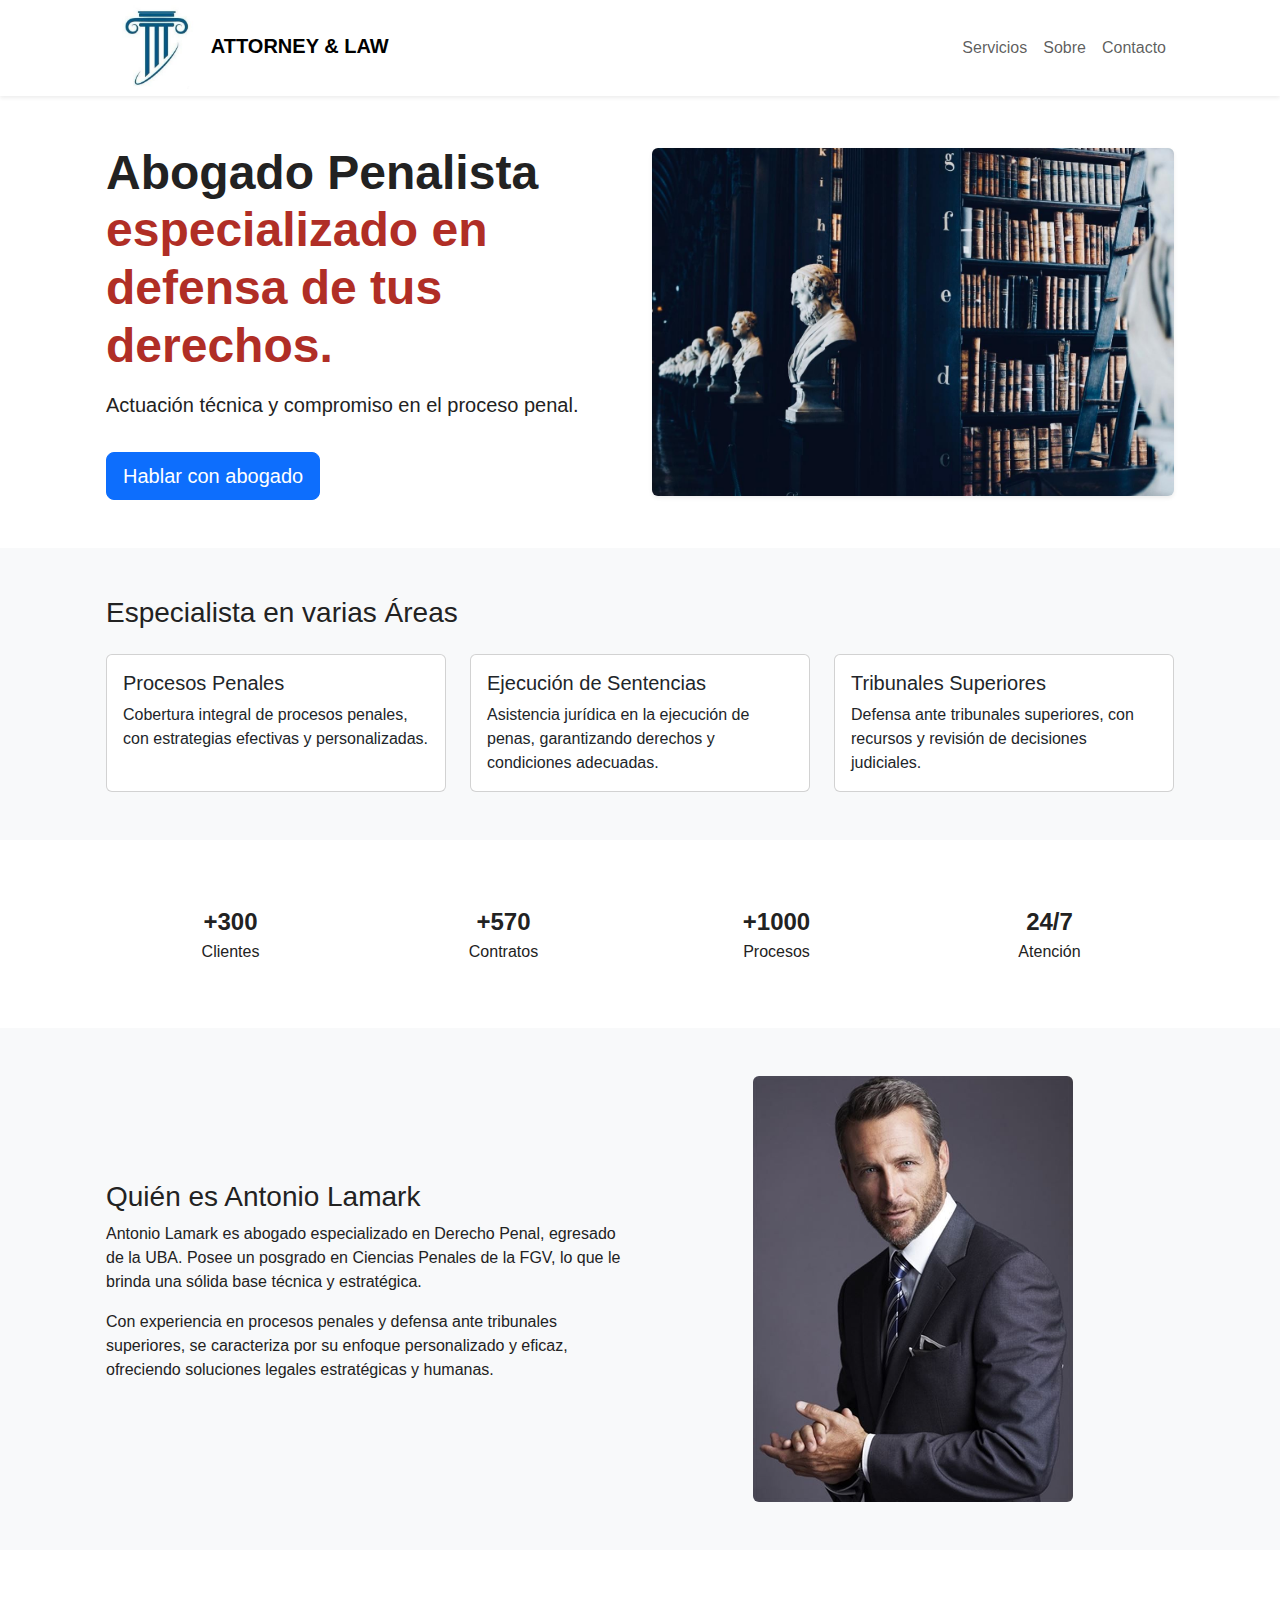
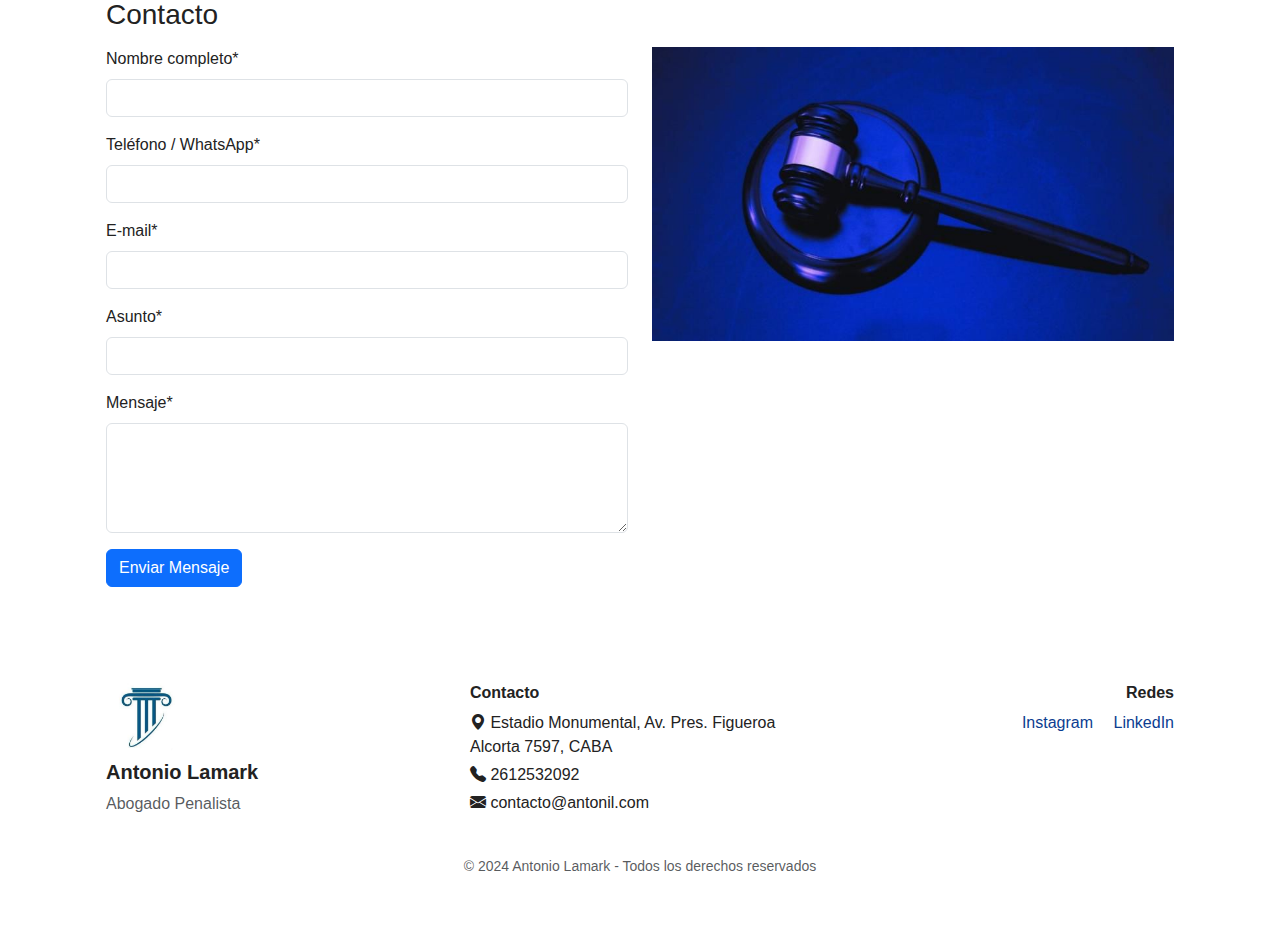
<file: index.html>
<!doctype html>
<html lang="es">
<head>
  <meta charset="utf-8" />
  <meta name="viewport" content="width=device-width, initial-scale=1" />
  <title>Antonio Lamark - Abogado Penalista</title>

  <!-- Bootstrap CSS -->
  <link href="https://cdn.jsdelivr.net/npm/bootstrap@5.3.3/dist/css/bootstrap.min.css" rel="stylesheet">
  <!-- Bootstrap Icons -->
  <link rel="stylesheet" href="https://cdn.jsdelivr.net/npm/bootstrap-icons@1.11.3/font/bootstrap-icons.css">
  <!-- Estilos propios -->
  <link rel="stylesheet" href="css/style.css">

  <!-- META ETIQUETAS SEO Y OG -->
  <meta name="description" content="Sitio web profesional desarrollado con HTML, CSS y SASS. Diseño responsive, moderno y optimizado.">
  <meta name="keywords" content="diseño web, desarrollo, responsive, HTML, CSS, SASS, proyecto final">
  <meta name="author" content="Tu Nombre">
  <link rel="canonical" href="https://tuusuario.github.io/tu-repo/">

  <!-- Open Graph -->
  <meta property="og:title" content="Inicio - MiProyecto">
  <meta property="og:description" content="Diseño y desarrollo web profesional.">
  <meta property="og:type" content="website">
  <meta property="og:url" content="https://tuusuario.github.io/tu-repo/">
  <meta property="og:image" content="assets/img/og-image.png">
</head>

<body>
  <!-- Header -->
  <header class="site-header bg-white shadow-sm">
    <nav class="container navbar navbar-expand-lg navbar-light">
      <a class="navbar-brand fw-bold" href="#">
        <img src="assets/img/logo.png" alt="Logo Antonio Lamark" width="100">
        <span class="brand-text">ATTORNEY & LAW</span>
      </a>
      <button class="navbar-toggler" type="button" data-bs-toggle="collapse" data-bs-target="#mainNav">
        <span class="navbar-toggler-icon"></span>
      </button>
      <div class="collapse navbar-collapse" id="mainNav">
        <ul class="navbar-nav ms-auto">
          <li class="nav-item"><a class="nav-link" href="#servicios">Servicios</a></li>
          <li class="nav-item"><a class="nav-link" href="#sobre">Sobre</a></li>
          <li class="nav-item"><a class="nav-link" href="#contacto">Contacto</a></li>
        </ul>
      </div>
    </nav>
  </header>

  <main>
    <!-- Hero -->
    <section class="hero d-flex align-items-center text-center text-lg-start">
      <div class="container position-relative z-2">
        <div class="row align-items-center gy-4">
          <div class="col-lg-6 hero-text">
            <h1 class="display-5 fw-bold">Abogado Penalista<br><span class="text-accent">especializado en defensa de tus derechos.</span></h1>
            <p class="lead mt-3">Actuación técnica y compromiso en el proceso penal.</p>
            <a href="#contacto" class="btn btn-primary btn-lg mt-3">Hablar con abogado</a>
          </div>
          <div class="col-lg-6 d-none d-lg-block">
            <img src="assets/img/fondo.jpeg" alt="Imagen representativa de servicios legales" class="img-fluid rounded shadow-sm">
           </div>
        </div>
      </div>
    </section>

    <!-- Services -->
    <section id="servicios" class="py-5 bg-light">
      <div class="container">
        <h2 class="h3 mb-4">Especialista en varias Áreas</h2>
        <div class="row g-4">
          <article class="col-12 col-md-6 col-lg-4">
            <div class="card h-100 service-card">
              <div class="card-body">
                <h3 class="card-title h5">Procesos Penales</h3>
                <p class="card-text">Cobertura integral de procesos penales, con estrategias efectivas y personalizadas.</p>
              </div>
            </div>
          </article>
          <article class="col-12 col-md-6 col-lg-4">
            <div class="card h-100 service-card">
              <div class="card-body">
                <h3 class="card-title h5">Ejecución de Sentencias</h3>
                <p class="card-text">Asistencia jurídica en la ejecución de penas, garantizando derechos y condiciones adecuadas.</p>
              </div>
            </div>
          </article>
          <article class="col-12 col-md-6 col-lg-4">
            <div class="card h-100 service-card">
              <div class="card-body">
                <h3 class="card-title h5">Tribunales Superiores</h3>
                <p class="card-text">Defensa ante tribunales superiores, con recursos y revisión de decisiones judiciales.</p>
              </div>
            </div>
          </article>
        </div>
      </div>
    </section>

    <!-- Stats -->
    <section class="py-5 text-center bg-white">
      <div class="container">
        <div class="row gy-4">
          <div class="col-6 col-md-3"><div class="stat"><div class="stat-number">+300</div><div class="stat-label">Clientes</div></div></div>
          <div class="col-6 col-md-3"><div class="stat"><div class="stat-number">+570</div><div class="stat-label">Contratos</div></div></div>
          <div class="col-6 col-md-3"><div class="stat"><div class="stat-number">+1000</div><div class="stat-label">Procesos</div></div></div>
          <div class="col-6 col-md-3"><div class="stat"><div class="stat-number">24/7</div><div class="stat-label">Atención</div></div></div>
        </div>
      </div>
    </section>

    <!-- About -->
    <section id="sobre" class="py-5 bg-light">
      <div class="container">
        <div class="row align-items-center gy-4">
          <div class="col-12 col-lg-6">
            <h2 class="h3">Quién es Antonio Lamark</h2>
            <p>Antonio Lamark es abogado especializado en Derecho Penal, egresado de la UBA. Posee un posgrado en Ciencias Penales de la FGV, lo que le brinda una sólida base técnica y estratégica.</p>
            <p>Con experiencia en procesos penales y defensa ante tribunales superiores, se caracteriza por su enfoque personalizado y eficaz, ofreciendo soluciones legales estratégicas y humanas.</p>
          </div>
          <div class="col-12 col-lg-6 text-center">
            <img src="assets/img/abogado.jpg" alt="Foto Antonio Lamark" class="img-fluid rounded" style="max-width:320px;">
          </div>
        </div>
      </div>
    </section>

    <!-- Contact -->
    <section id="contacto" class="py-5">
      <div class="container">
        <h2 class="h3 mb-3">Contacto</h2>
        <div class="row">
          <div class="col-12 col-md-6">
            <form id="contactForm" class="contact-form needs-validation" novalidate>
              <div class="mb-3"><label for="nombre" class="form-label">Nombre completo*</label><input type="text" id="nombre" class="form-control" required></div>
              <div class="mb-3"><label for="telefono" class="form-label">Teléfono / WhatsApp*</label><input type="tel" id="telefono" class="form-control" required></div>
              <div class="mb-3"><label for="email" class="form-label">E-mail*</label><input type="email" id="email" class="form-control" required></div>
              <div class="mb-3"><label for="sujeto" class="form-label">Asunto*</label><input type="text" id="sujeto" class="form-control" required></div>
              <div class="mb-3"><label for="mensaje" class="form-label">Mensaje*</label><textarea id="mensaje" rows="4" class="form-control" required></textarea></div>
              <button class="btn btn-primary" type="submit">Enviar Mensaje</button>
            </form>
          </div>
          <div class="col-12 col-md-6 text-center">
            <img src="assets/img/martillo.jpeg" alt="Martillo de juez" class="img-fluid hammer-img">
          </div>
        </div>
      </div>
    </section>
  </main>

  <!-- Footer -->
  <footer class="site-footer py-5">
    <div class="container">
      <div class="row gy-4">
        <div class="col-12 col-md-4 text-center text-md-start">
          <img src="assets/img/logo.png" alt="Logo footer" width="80" class="mb-2">
          <h5 class="fw-bold">Antonio Lamark</h5>
          <p class="text-muted">Abogado Penalista</p>
        </div>
        <div class="col-12 col-md-4">
          <h6 class="fw-bold text-accent">Contacto</h6>
          <p class="mb-1"><i class="bi bi-geo-alt-fill"></i> Estadio Monumental, Av. Pres. Figueroa Alcorta 7597, CABA</p>
          <p class="mb-1"><i class="bi bi-telephone-fill"></i> 2612532092</p>
          <p class="mb-1"><i class="bi bi-envelope-fill"></i> contacto@antonil.com</p>
        </div>
        <div class="col-12 col-md-4 text-center text-md-end">
          <h6 class="fw-bold text-accent">Redes</h6>
          <a href="https://www.instagram.com/santonidylan_?igsh=MWR4cWd1bzJzdm5pbQ%3D%3D&utm_source=qr" class="me-3">Instagram</a>
          <a href="https://www.linkedin.com/feed/">LinkedIn</a>
        </div>
      </div>
    </div>
    <div class="text-center mt-4 small text-muted">
      © 2024 Antonio Lamark - Todos los derechos reservados
    </div>
  </footer>

  <!-- Bootstrap JS -->
  <script src="https://cdn.jsdelivr.net/npm/bootstrap@5.3.3/dist/js/bootstrap.bundle.min.js"></script>
  <script src="js/script.js"></script>
</body>
</html>
</file>
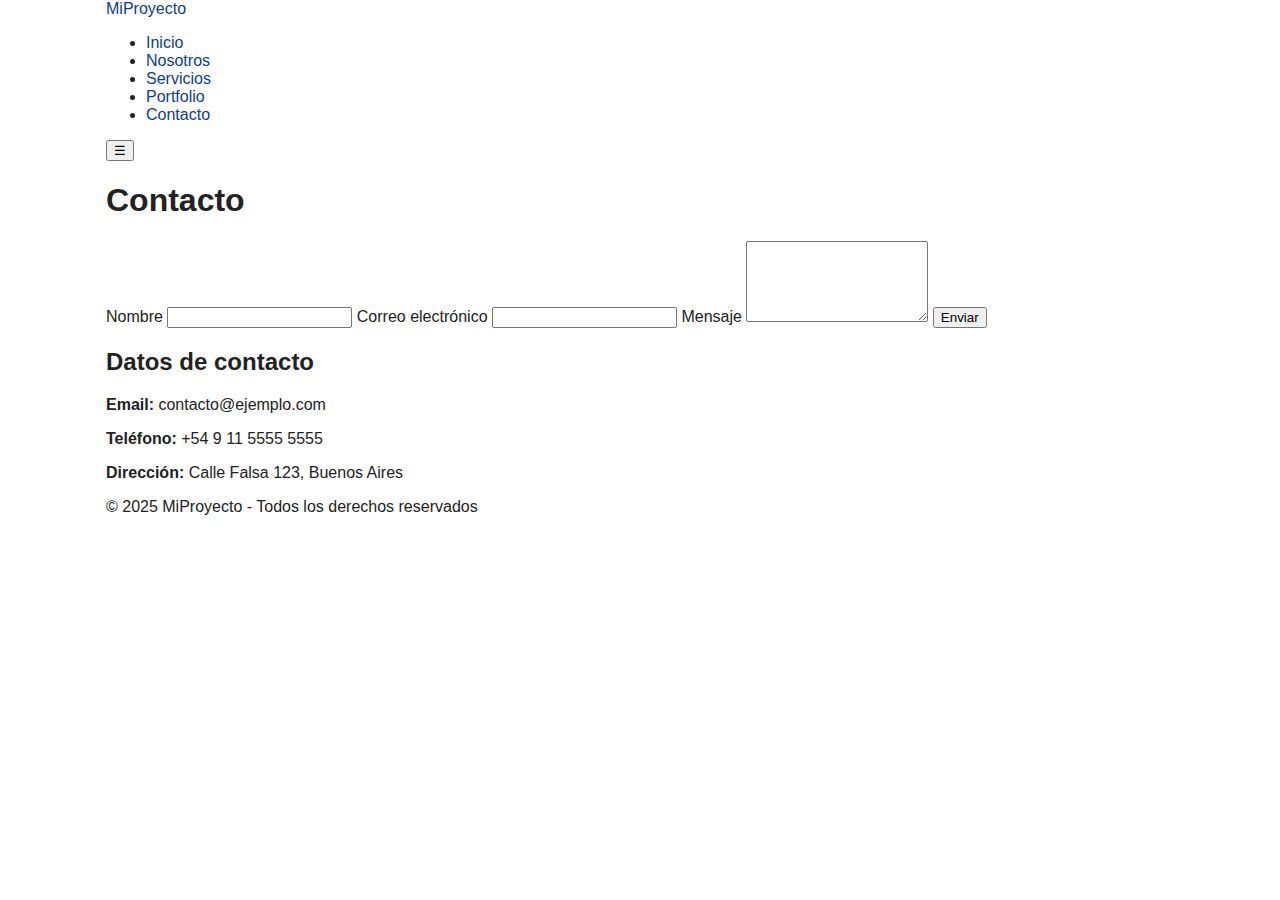
<file: contacto.html>
<!DOCTYPE html>
<html lang="es">
<head>
  <meta charset="UTF-8">
  <meta name="viewport" content="width=device-width, initial-scale=1.0">
  <title>Contacto - Proyecto Final</title>
  <link rel="stylesheet" href="css/style.css">

  <!-- META ETIQUETAS SEO Y OG -->
  <meta name="description" content="Contactanos por consultas, presupuestos o asesoramiento personalizado.">
  <meta name="keywords" content="contacto, formulario, asesoramiento, presupuesto, diseño web">
  <meta name="author" content="Tu Nombre">
  <link rel="canonical" href="https://tuusuario.github.io/tu-repo/contact.html">

  <!-- Open Graph -->
  <meta property="og:title" content="Contacto - MiProyecto">
  <meta property="og:description" content="Envíanos tu mensaje o consultanos sobre tu próximo proyecto.">
  <meta property="og:type" content="website">
  <meta property="og:url" content="https://tuusuario.github.io/tu-repo/contact.html">
  <meta property="og:image" content="assets/img/og-image.png">
</head>

<body>

  <header class="site-header">
    <div class="container">
      <a href="index.html" class="brand">MiProyecto</a>
      <nav class="main-nav">
        <ul>
          <li><a href="index.html">Inicio</a></li>
          <li><a href="about.html">Nosotros</a></li>
          <li><a href="services.html">Servicios</a></li>
          <li><a href="portfolio.html">Portfolio</a></li>
          <li><a href="contact.html" class="active">Contacto</a></li>
        </ul>
      </nav>
      <button class="nav-toggle" aria-label="Abrir menú">☰</button>
    </div>
  </header>

  <main>
    <section class="container contact">
      <h1>Contacto</h1>
      <div class="two-col">
        <form class="contact-form">
          <label for="name">Nombre</label>
          <input id="name" type="text" required>
          <label for="email">Correo electrónico</label>
          <input id="email" type="email" required>
          <label for="message">Mensaje</label>
          <textarea id="message" rows="5" required></textarea>
          <button class="btn" type="submit">Enviar</button>
        </form>
        <aside>
          <h2>Datos de contacto</h2>
          <p><strong>Email:</strong> contacto@ejemplo.com</p>
          <p><strong>Teléfono:</strong> +54 9 11 5555 5555</p>
          <p><strong>Dirección:</strong> Calle Falsa 123, Buenos Aires</p>
        </aside>
      </div>
    </section>
  </main>

  <footer class="site-footer">
    <div class="container">
      <p>&copy; 2025 MiProyecto - Todos los derechos reservados</p>
    </div>
  </footer>

  <script>
    const btn = document.querySelector('.nav-toggle');
    const nav = document.querySelector('.main-nav');
    btn.addEventListener('click', () => nav.classList.toggle('open'));
  </script>
</body>
</html>
</file>
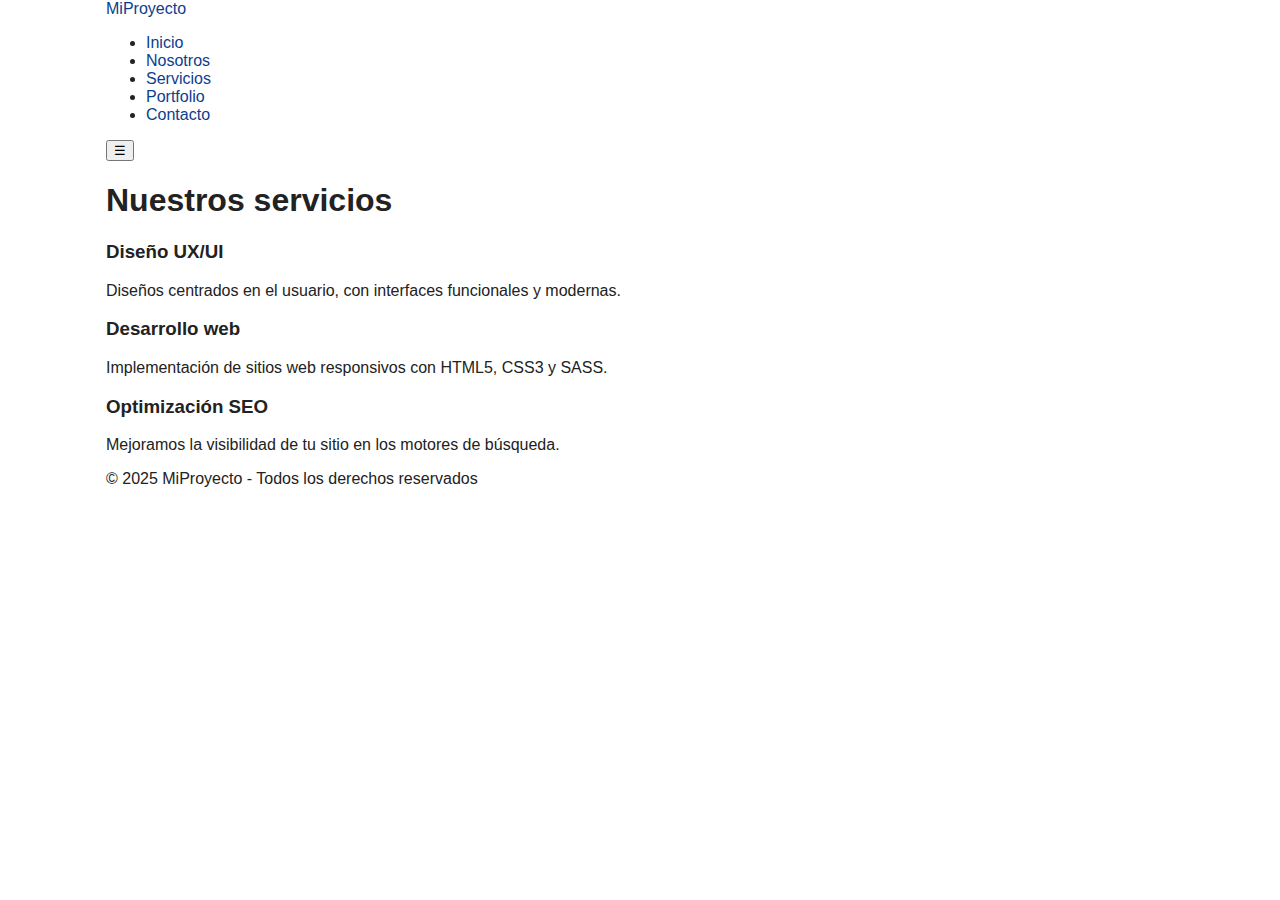
<file: servicios.html>
<!DOCTYPE html>
<html lang="es">
<head>
  <meta charset="UTF-8">
  <meta name="viewport" content="width=device-width, initial-scale=1.0">
  <title>Servicios - Proyecto Final</title>
    <link rel="stylesheet" href="css/style.css">

  <!-- META ETIQUETAS SEO Y OG -->
  <meta name="description" content="Servicios profesionales de diseño UX/UI, desarrollo web y optimización SEO.">
  <meta name="keywords" content="servicios, diseño UX, desarrollo web, SEO, optimización, SASS">
  <meta name="author" content="Tu Nombre">
  <link rel="canonical" href="https://tuusuario.github.io/tu-repo/services.html">

  <!-- Open Graph -->
  <meta property="og:title" content="Servicios - MiProyecto">
  <meta property="og:description" content="Diseño UX/UI, desarrollo web y optimización SEO adaptados a tus necesidades.">
  <meta property="og:type" content="website">
  <meta property="og:url" content="https://tuusuario.github.io/tu-repo/services.html">
  <meta property="og:image" content="assets/img/icon1.svg">
</head>

<body>

  <header class="site-header">
    <div class="container">
      <a href="index.html" class="brand">MiProyecto</a>
      <nav class="main-nav">
        <ul>
          <li><a href="index.html">Inicio</a></li>
          <li><a href="about.html">Nosotros</a></li>
          <li><a href="services.html" class="active">Servicios</a></li>
          <li><a href="portfolio.html">Portfolio</a></li>
          <li><a href="contact.html">Contacto</a></li>
        </ul>
      </nav>
      <button class="nav-toggle" aria-label="Abrir menú">☰</button>
    </div>
  </header>

  <main>
    <section class="container services">
      <h1>Nuestros servicios</h1>
      <div class="grid grid-3">
        <article class="card">
          <h3>Diseño UX/UI</h3>
          <p>Diseños centrados en el usuario, con interfaces funcionales y modernas.</p>
        </article>
        <article class="card">
          <h3>Desarrollo web</h3>
          <p>Implementación de sitios web responsivos con HTML5, CSS3 y SASS.</p>
        </article>
        <article class="card">
          <h3>Optimización SEO</h3>
          <p>Mejoramos la visibilidad de tu sitio en los motores de búsqueda.</p>
        </article>
      </div>
    </section>
  </main>

  <footer class="site-footer">
    <div class="container">
      <p>&copy; 2025 MiProyecto - Todos los derechos reservados</p>
    </div>
  </footer>

  <script>
    const btn = document.querySelector('.nav-toggle');
    const nav = document.querySelector('.main-nav');
    btn.addEventListener('click', () => nav.classList.toggle('open'));
  </script>
</body>
</html>
</file>
<file: css/style.css>
/* Compiled CSS (generated from scss/main.scss) */
:root{--primary:#0b3d91;--accent:#b02e26;--muted:#6c757d;--bg:#f8f9fa;--max-width:1100px;--font-stack: 'Helvetica Neue', Arial, sans-serif}
*{box-sizing:border-box}html,body{height:100%;margin:0;font-family:var(--font-stack);color:#222}a{color:var(--primary);text-decoration:none}.container{max-width:var(--max-width);margin:0 auto;padding:0 1rem}
.site-header{background:#fff}.hero{padding:3rem 0}.hero .hero-text{max-width:560px}.hero .text-accent{color:var(--accent)}.service-card{transition:transform .25s ease,box-shadow .25s ease}.service-card:hover{transform:translateY(-6px);box-shadow:0 8px 24px rgba(0,0,0,.08)}.btn-custom{display:inline-block;padding:.65rem 1rem;border-radius:.375rem;font-weight:600;text-align:center;background:var(--primary);color:#fff;transition:transform .12s ease}.btn-custom:hover{transform:translateY(-3px)}@keyframes fadeUp{from{opacity:0;transform:translateY(12px)}to{opacity:1;transform:translateY(0)}}.fade-up{animation:fadeUp .6s ease both}.stat{padding:1rem 0}.stat-number{font-weight:800;font-size:1.5rem}.contact-info{line-height:1.35}
@media (max-width:991px){.hero{text-align:center}.hero .hero-visual{display:none!important}}
@media (max-width:767px){.hero{padding:2rem 0}}
</file>
